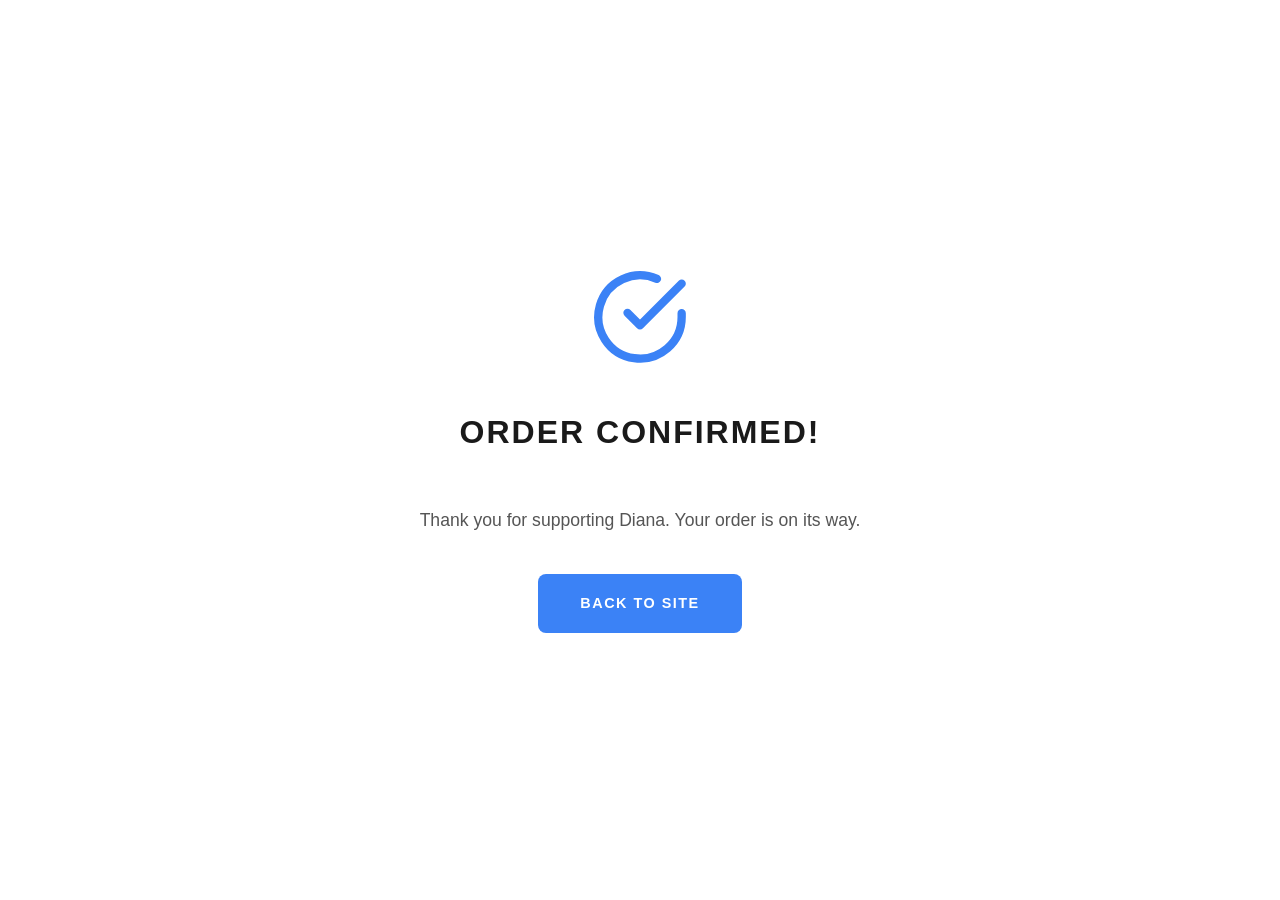
<file: thanks.html>
<!DOCTYPE html>
<html lang="en">
<head>
    <meta charset="UTF-8">
    <meta name="viewport" content="width=device-width, initial-scale=1.0">
    <title>DIANA | Order Confirmed</title>
    <link rel="stylesheet" href="styles.css">
</head>
<body class="thanks-body">
    <div class="container">
        <svg class="check-icon" viewBox="0 0 24 24" fill="none" stroke="currentColor" stroke-width="2" stroke-linecap="round" stroke-linejoin="round">
            <path d="M22 11.08V12a10 10 0 1 1-5.93-9.14"></path>
            <polyline points="22 4 12 14.01 9 11.01"></polyline>
        </svg>
        <h1>Order Confirmed!</h1>
        <p>Thank you for supporting Diana. Your order is on its way.</p>
        <a href="index.html" class="btn">Back to Site</a>
    </div>

    <script>
        // Simple JS Confetti
        const colors = ['#3B82F6', '#1A1A1A', '#93C5FD', '#E5E7EB'];
        for (let i = 0; i < 75; i++) {
            const confetti = document.createElement('div');
            confetti.classList.add('confetti');
            confetti.style.left = Math.random() * 100 + 'vw';
            confetti.style.backgroundColor = colors[Math.floor(Math.random() * colors.length)];
            
            // Randomize fall duration and delay
            const duration = Math.random() * 3 + 2; // 2s to 5s
            const delay = Math.random() * 1.5; // 0s to 1.5s
            
            confetti.style.animationDuration = duration + 's';
            confetti.style.animationDelay = delay + 's';
            
            document.body.appendChild(confetti);
        }
    </script>
</body>
</html>
</file>
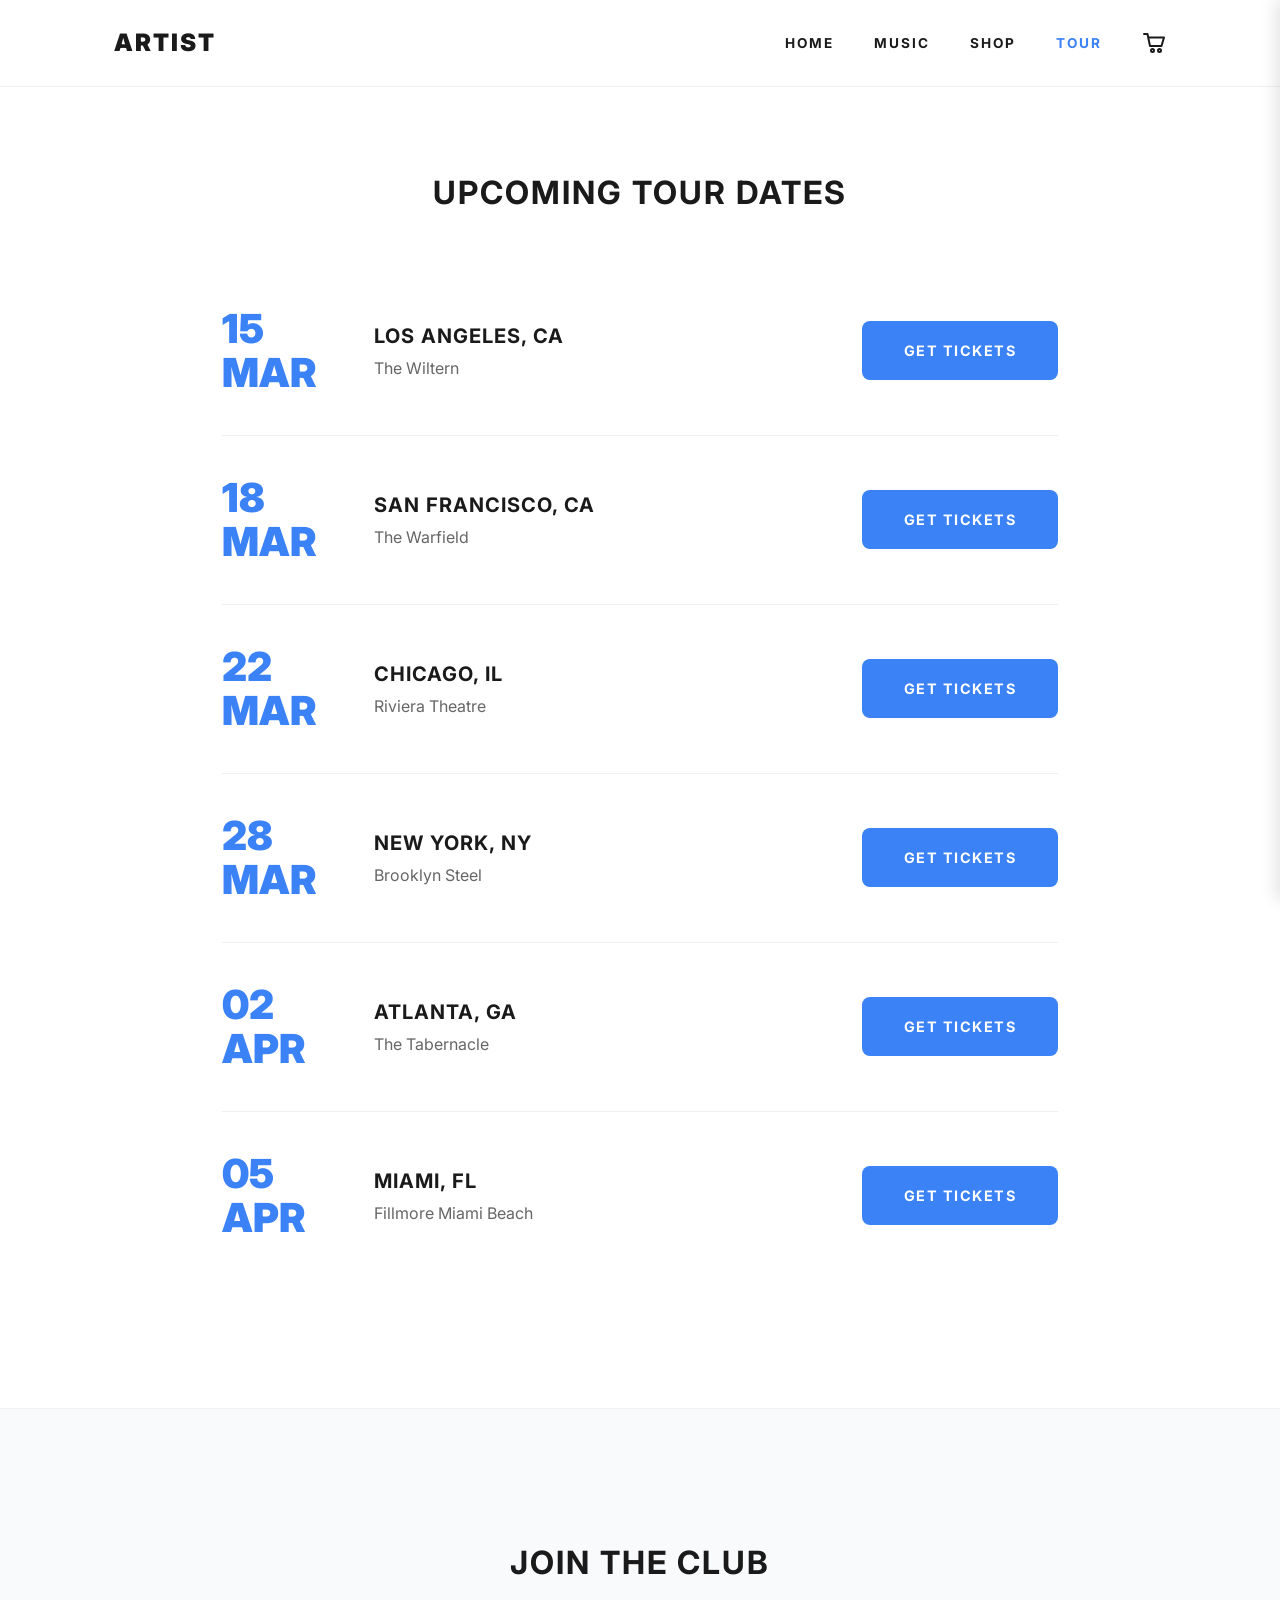
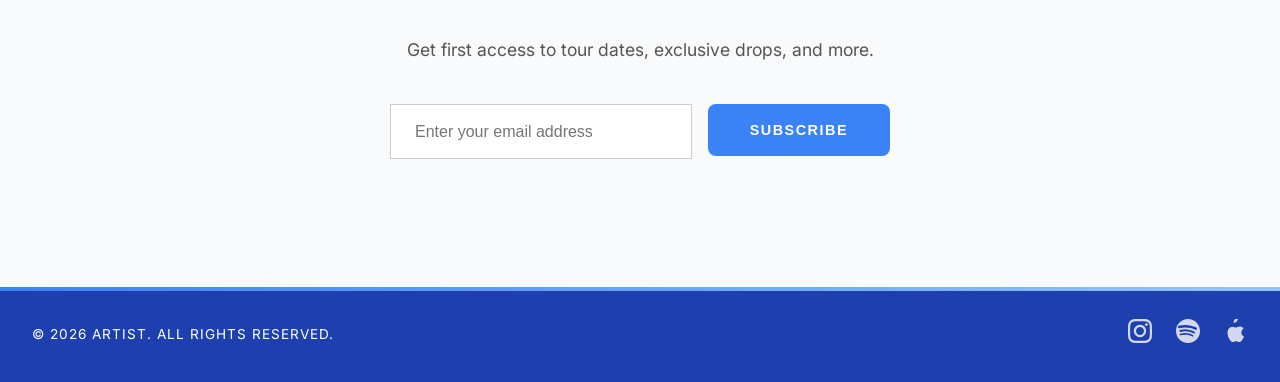
<file: tour.html>
<!DOCTYPE html>
<html lang="en">
<head>
    <meta charset="UTF-8">
    <meta name="viewport" content="width=device-width, initial-scale=1.0">
    <title>ARTIST | Tour</title>
    <link rel="preconnect" href="https://fonts.googleapis.com">
    <link rel="preconnect" href="https://fonts.gstatic.com" crossorigin>
    <link href="https://fonts.googleapis.com/css2?family=Inter:wght@300;400;700;900&display=swap" rel="stylesheet">
    <link rel="stylesheet" href="styles.css">
</head>
<body>

    <!-- Navigation -->
    <header>
        <nav>
            <a href="index.html" class="nav-logo">ARTIST</a>
            <div class="nav-right">
                <ul id="nav-menu">
                    <li><a href="index.html">Home</a></li>
                    <li><a href="index.html#music">Music</a></li>
                    <li><a href="store.html">Shop</a></li>
                    <li><a href="tour.html" class="active">Tour</a></li>
                </ul>
                <div class="cart-nav" id="cart-toggle" aria-label="Open Cart">
                    <svg width="24" height="24" viewBox="0 0 24 24" fill="none" stroke="currentColor" stroke-width="2">
                        <path d="M2 3h3.5l2.5 12h11.5l2.5-8.5H7" stroke-linecap="round" stroke-linejoin="round"/>
                        <circle cx="10.5" cy="19.5" r="1.5"/>
                        <circle cx="17.5" cy="19.5" r="1.5"/>
                    </svg>
                    <span class="cart-badge" id="cart-badge" style="display: none;">0</span>
                </div>
                <div class="menu-toggle" id="mobile-menu" aria-label="Toggle menu">
                    <span class="bar"></span>
                    <span class="bar"></span>
                    <span class="bar"></span>
                </div>
            </div>
        </nav>
    </header>

    <main>
        <section class="tour-section">
            <h1>Upcoming Tour dates</h1>
            <div class="tour-list">
                <!-- Tour Dates -->
                <div class="tour-row"><div class="tour-date">15<br>Mar</div><div class="tour-location"><div class="tour-city">Los Angeles, CA</div><div class="tour-venue">The Wiltern</div></div><a href="#" class="btn">Get Tickets</a></div>
                <div class="tour-row"><div class="tour-date">18<br>Mar</div><div class="tour-location"><div class="tour-city">San Francisco, CA</div><div class="tour-venue">The Warfield</div></div><a href="#" class="btn">Get Tickets</a></div>
                <div class="tour-row"><div class="tour-date">22<br>Mar</div><div class="tour-location"><div class="tour-city">Chicago, IL</div><div class="tour-venue">Riviera Theatre</div></div><a href="#" class="btn">Get Tickets</a></div>
                <div class="tour-row"><div class="tour-date">28<br>Mar</div><div class="tour-location"><div class="tour-city">New York, NY</div><div class="tour-venue">Brooklyn Steel</div></div><a href="#" class="btn">Get Tickets</a></div>
                <div class="tour-row"><div class="tour-date">02<br>Apr</div><div class="tour-location"><div class="tour-city">Atlanta, GA</div><div class="tour-venue">The Tabernacle</div></div><a href="#" class="btn">Get Tickets</a></div>
                <div class="tour-row"><div class="tour-date">05<br>Apr</div><div class="tour-location"><div class="tour-city">Miami, FL</div><div class="tour-venue">Fillmore Miami Beach</div></div><a href="#" class="btn">Get Tickets</a></div>
            </div>
        </section>
    </main>

    <!-- Mailing List Section -->
    <section class="mailing-list">
        <h2>Join the Club</h2>
        <p>Get first access to tour dates, exclusive drops, and more.</p>
        <form id="subscribe-form" class="subscribe-form" action="https://formspree.io/f/mnjybrvo" method="POST" novalidate>
            <div class="input-wrapper">
                <input type="email" id="email" name="email" placeholder="Enter your email address" autocomplete="email" required>
                <div id="error-msg" class="error-msg">Please enter a valid email address.</div>
            </div>
            <button type="submit" class="btn">Subscribe</button>
        </form>
        <div id="success-msg" class="success-msg">Welcome to the family! Check your inbox shortly.</div>
    </section>

    <!-- Slide-out Cart -->
    <div class="cart-overlay" id="cart-overlay"></div>
    <div class="cart-sidebar" id="cart-sidebar">
        <div class="cart-header">
            <h2>Your Cart</h2>
            <button class="close-cart" id="close-cart" aria-label="Close Cart">&times;</button>
        </div>
        <div class="cart-items" id="cart-items">
        </div>
        <div class="cart-footer">
            <div class="cart-subtotal">
                <span>Subtotal</span>
                <span id="cart-total">£0.00</span>
            </div>
            <button class="btn" style="width: 100%;" onclick="window.location.href='store.html'">Checkout</button>
        </div>
    </div>

    <footer>
        <div class="footer-copy">&copy; <span id="current-year"></span> ARTIST. All Rights Reserved.</div>
        <div class="footer-socials">
            <a href="#" aria-label="Instagram">
                <svg viewBox="0 0 24 24" fill="currentColor"><path d="M12 2.163c3.204 0 3.584.012 4.85.07 3.252.148 4.771 1.691 4.919 4.919.058 1.265.069 1.645.069 4.849 0 3.205-.012 3.584-.069 4.849-.149 3.225-1.664 4.771-4.919 4.919-1.266.058-1.644.07-4.85.07-3.204 0-3.584-.012-4.849-.07-3.26-.149-4.771-1.699-4.919-4.92-.058-1.265-.07-1.644-.07-4.849 0-3.204.013-3.583.07-4.849.149-3.227 1.664-4.771 4.919-4.919 1.266-.057 1.645-.069 4.849-.069zm0-2.163c-3.259 0-3.667.014-4.947.072-4.358.2-6.78 2.618-6.98 6.98-.059 1.281-.073 1.689-.073 4.948 0 3.259.014 3.668.072 4.948.2 4.358 2.618 6.78 6.98 6.98 1.281.058 1.689.072 4.948.072 3.259 0 3.668-.014 4.948-.072 4.354-.2 6.782-2.618 6.979-6.98.059-1.28.073-1.689.073-4.948 0-3.259-.014-3.667-.072-4.947-.196-4.354-2.617-6.78-6.979-6.98-1.281-.059-1.69-.073-4.949-.073zm0 5.838c-3.403 0-6.162 2.759-6.162 6.162s2.759 6.163 6.162 6.163 6.162-2.759 6.162-6.163c0-3.403-2.759-6.162-6.162-6.162zm0 10.162c-2.209 0-4-1.79-4-4 0-2.209 1.791-4 4-4s4 1.791 4 4c0 2.21-1.791 4-4 4zm6.406-11.845c-.796 0-1.441.645-1.441 1.44s.645 1.44 1.441 1.44c.795 0 1.439-.645 1.439-1.44s-.644-1.44-1.439-1.44z"/></svg>
            </a>
            <a href="#" aria-label="Spotify">
                <svg viewBox="0 0 24 24" fill="currentColor"><path d="M12 0C5.373 0 0 5.373 0 12s5.373 12 12 12 12-5.373 12-12S18.627 0 12 0zm5.521 17.34c-.24.394-.756.52-1.15.28-3.153-1.928-7.126-2.366-11.805-1.296-.45.103-.895-.178-.998-.627-.103-.45.178-.895.627-.998 5.105-1.168 9.508-.68 13.045 1.493.394.24.52.756.28 1.15zm1.44-3.238c-.302.492-.947.648-1.44.346-3.6-2.213-9.102-2.825-12.784-1.545-.552.192-1.155-.101-1.347-.653-.192-.552.101-1.155.653-1.347 4.25-1.477 10.354-.805 14.572 1.759.493.302.648.947.346 1.44zm.135-3.402c-4.306-2.557-11.41-2.793-15.52-1.545-.662.201-1.365-.173-1.566-.835-.201-.662.173-1.365.835-1.566 4.743-1.442 12.602-1.171 17.585 1.815.58.345.766 1.093.42 1.673-.346.58-1.093.766-1.674.42z"/></svg>
            </a>
            <a href="#" aria-label="Apple Music">
                <svg viewBox="0 0 24 24" fill="currentColor"><path d="M12.87 2.235c.784-.962 1.31-2.202 1.155-3.413-1.05.042-2.392.709-3.208 1.671-.726.852-1.353 2.126-1.173 3.315 1.17.09 2.417-.585 3.226-1.573zm4.56 11.236c-.021-2.585 2.086-3.821 2.18-3.879-1.2-1.755-3.076-1.993-3.75-2.029-1.597-.16-3.118 1.05-3.931 1.05-.815 0-2.072-1.01-3.393-.98-1.713.031-3.298.995-4.184 2.535-1.799 3.125-.459 7.747 1.298 10.282.855 1.235 1.868 2.628 3.188 2.576 1.267-.055 1.752-.824 3.284-.824 1.533 0 1.986.824 3.315.795 1.359-.028 2.227-1.264 3.072-2.483 1.03-1.5 1.455-2.955 1.476-3.03-.031-.013-2.756-1.057-2.755-4.013z"/></svg>
            </a>
        </div>
    </footer>

    <script>
        // Dynamic Year Update
        document.getElementById('current-year').textContent = new Date().getFullYear();

        // Mailing list form logic
        const subscribeForm = document.getElementById('subscribe-form');
        if (subscribeForm) {
            const emailInput = document.getElementById('email');
            const errorMsg = document.getElementById('error-msg');
            const successMsg = document.getElementById('success-msg');
            
            emailInput.addEventListener('input', () => {
                errorMsg.style.display = 'none';
                emailInput.classList.remove('input-error');
            });

            subscribeForm.addEventListener('submit', async function(e) {
                e.preventDefault();
                
                errorMsg.style.display = 'none';
                successMsg.style.display = 'none';
                emailInput.classList.remove('input-error');

                const emailRegex = /^[^\s@]+@[^\s@]+\.[^\s@]+$/;
                if (!emailRegex.test(emailInput.value.trim())) {
                    errorMsg.textContent = 'Please enter a valid email address.';
                    errorMsg.style.display = 'block';
                    emailInput.classList.add('input-error');
                    return;
                }

                try {
                    const response = await fetch(this.action, {
                        method: this.method,
                        body: new FormData(this),
                        headers: { 'Accept': 'application/json' }
                    });
                    if (response.ok) {
                        this.style.display = 'none';
                        successMsg.style.display = 'block';
                    } else {
                        errorMsg.textContent = 'Oops! There was a problem submitting your form.';
                        errorMsg.style.display = 'block';
                        emailInput.classList.add('input-error');
                    }
                } catch (error) {
                    errorMsg.textContent = 'Oops! There was a problem submitting your form.';
                    errorMsg.style.display = 'block';
                    emailInput.classList.add('input-error');
                }
            });
        }

        // Mobile Menu Logic
        const mobileMenu = document.getElementById('mobile-menu');
        const navMenu = document.getElementById('nav-menu');
        if (mobileMenu && navMenu) {
            mobileMenu.addEventListener('click', () => {
                mobileMenu.classList.toggle('is-active');
                navMenu.classList.toggle('active');
                document.body.style.overflow = navMenu.classList.contains('active') ? 'hidden' : '';
            });
            navMenu.querySelectorAll('a').forEach(link => {
                link.addEventListener('click', () => {
                    mobileMenu.classList.remove('is-active');
                    navMenu.classList.remove('active');
                    document.body.style.overflow = '';
                });
            });
        }

        // Cart Sidebar Toggle Logic
        const cartToggle = document.getElementById('cart-toggle');
        const closeCartBtn = document.getElementById('close-cart');
        const cartOverlay = document.getElementById('cart-overlay');
        const cartSidebar = document.getElementById('cart-sidebar');

        function openCart() {
            cartOverlay.classList.add('active');
            cartSidebar.classList.add('active');
            document.body.style.overflow = 'hidden';
        }

        function closeCart() {
            cartOverlay.classList.remove('active');
            cartSidebar.classList.remove('active');
            document.body.style.overflow = '';
        }

        if (cartToggle) cartToggle.addEventListener('click', openCart);
        if (closeCartBtn) closeCartBtn.addEventListener('click', closeCart);
        if (cartOverlay) cartOverlay.addEventListener('click', closeCart);

        // Cart Persistence & Logic
        let cart = [];
        const savedCart = localStorage.getItem('diana_cart');
        if (savedCart) {
            try { cart = JSON.parse(savedCart); } catch(e) {}
        }

        const cartItemsContainer = document.getElementById('cart-items');
        const cartTotalEl = document.getElementById('cart-total');
        const cartBadge = document.getElementById('cart-badge');

        window.updateQty = function(index, change) {
            cart[index].qty += change;
            if (cart[index].qty <= 0) {
                cart.splice(index, 1);
            }
            updateCart();
        };

        window.removeItem = function(index) {
            cart.splice(index, 1);
            updateCart();
        };

        function updateCart() {
            localStorage.setItem('diana_cart', JSON.stringify(cart));
            let total = 0;
            let itemCount = 0;
            
            cartItemsContainer.innerHTML = '';
            
            if (cart.length === 0) {
                cartItemsContainer.innerHTML = `
                    <div class="empty-cart-msg">
                        <svg width="48" height="48" viewBox="0 0 24 24" fill="none" stroke="currentColor" stroke-width="1.5" style="margin-bottom: 0.5rem; color: #ccc;">
                            <path d="M4 8h16v11.5a2.5 2.5 0 0 1-2.5 2.5h-11A2.5 2.5 0 0 1 4 19.5V8z" stroke-linejoin="round"/>
                            <path d="M8 8V5.5A3.5 3.5 0 0 1 11.5 2h1A3.5 3.5 0 0 1 16 5.5V8" stroke-linecap="round"/>
                        </svg>
                        <span style="display: block; margin-bottom: 1.5rem; font-size: 1.1rem; color: var(--text-color);">Your cart is empty</span>
                        <button class="btn" onclick="closeCart(); window.location.href='store.html#product-grid'">Browse Shop</button>
                    </div>
                `;
                cartBadge.textContent = '0';
                cartBadge.style.display = 'none';
            } else {
                cartBadge.style.display = 'flex';
                cart.forEach((item, index) => {
                    total += item.price * item.qty;
                    itemCount += item.qty;
                    
                    const sizeHtml = item.size ? `<div class="cart-item-size">Size: ${item.size}</div>` : '';
                    
                    const itemEl = document.createElement('div');
                    itemEl.className = 'cart-item';
                    itemEl.innerHTML = `
                        <div class="cart-item-image">
                            ${item.image ? `<img src="${item.image}" alt="${item.name}" style="width: 100%; height: 100%; object-fit: cover; display: block;">` : ''}
                        </div>
                        <div class="cart-item-details">
                            <div class="cart-item-name">${item.name}</div>
                            ${sizeHtml}
                            <div class="cart-item-price">£${item.price.toFixed(2)}</div>
                            <div class="cart-item-controls">
                                <div class="qty-controls">
                                    <button class="qty-btn" onclick="updateQty(${index}, -1)" aria-label="Decrease quantity">-</button>
                                    <div class="qty-display">${item.qty}</div>
                                    <button class="qty-btn" onclick="updateQty(${index}, 1)" aria-label="Increase quantity">+</button>
                                </div>
                                <button class="remove-item" onclick="removeItem(${index})">Remove</button>
                            </div>
                        </div>
                    `;
                    cartItemsContainer.appendChild(itemEl);
                });
                cartBadge.textContent = itemCount;
            }

            cartTotalEl.textContent = `£${total.toFixed(2)}`;
        }
        
        updateCart();
    </script>
</body>
</html>
</file>
<file: styles.css>
/* =========================================
   CSS Variables & Global Reset
   ========================================= */
:root {
    --bg-color: #FFFFFF;
    --text-color: #1A1A1A;
    --accent-color: #3B82F6;
    --light-gray: #E5E7EB;
    --border-color: #f0f0f0;
}

* {
    margin: 0;
    padding: 0;
    box-sizing: border-box;
}

body {
    font-family: 'Inter', sans-serif;
    background-color: var(--bg-color);
    color: var(--text-color);
    line-height: 1.6;
    -webkit-font-smoothing: antialiased;
}

section {
    padding: 6rem 2rem;
    max-width: 1100px;
    margin: 0 auto;
}

h1, h2 {
    text-transform: uppercase;
    letter-spacing: 2px;
    text-align: center;
}

h1 {
    font-size: 2rem;
    margin-bottom: 3rem;
}

h2 {
    font-size: 2rem;
    margin-bottom: 3rem;
}

/* =========================================
   Navigation & Header
   ========================================= */
header {
    position: sticky;
    top: 0;
    background-color: rgba(255, 255, 255, 0.98);
    backdrop-filter: blur(10px);
    z-index: 1000;
    border-bottom: 1px solid var(--border-color);
}

nav {
    display: flex;
    justify-content: space-between;
    align-items: center;
    padding: 1.5rem;
    position: relative;
    max-width: 1100px;
    margin: 0 auto;
}

.nav-logo {
    font-weight: 900;
    font-size: 1.5rem;
    letter-spacing: 2px;
    color: var(--text-color);
    text-decoration: none;
}

.nav-right {
    display: flex;
    align-items: center;
    gap: 2.5rem;
}

.nav-right ul {
    margin: 0;
}

.menu-toggle {
    display: none;
    cursor: pointer;
    z-index: 100;
}

.menu-toggle .bar {
    display: block;
    width: 25px;
    height: 3px;
    margin: 5px auto;
    transition: all 0.3s ease-in-out;
    background-color: var(--text-color);
}

nav ul {
    list-style: none;
    display: flex;
    gap: 2.5rem;
}

nav a {
    text-decoration: none;
    color: var(--text-color);
    font-weight: 700;
    text-transform: uppercase;
    font-size: 0.85rem;
    letter-spacing: 2px;
    transition: color 0.3s ease;
}

nav a:hover, nav a.active {
    color: var(--accent-color);
}

/* =========================================
   Buttons
   ========================================= */
.btn {
    display: inline-block;
    background-color: var(--accent-color);
    color: var(--bg-color);
    text-decoration: none;
    padding: 1rem 2.5rem;
    font-weight: 700;
    text-transform: uppercase;
    letter-spacing: 1.5px;
    font-size: 0.9rem;
    border-radius: 8px;
    border: 2px solid transparent;
    cursor: pointer;
    transition: transform 0.2s ease, box-shadow 0.2s ease, background-color 0.3s ease, border-color 0.3s ease, color 0.3s ease;
    text-align: center;
}

.btn:hover {
    background-image: linear-gradient(90deg, var(--accent-color), #93C5FD, var(--accent-color));
    background-size: 200% 100%;
    animation: gradient-slide 3s ease infinite;
    background-color: transparent;
    border-color: transparent;
    transform: translateY(-2px);
    color: #FFFFFF;
    box-shadow: 0 8px 15px rgba(59, 130, 246, 0.4);
}

.btn-secondary {
    background-color: transparent;
    color: var(--accent-color);
    border: 2px solid var(--accent-color);
}

.btn-secondary:hover {
    background-image: linear-gradient(90deg, var(--accent-color), #93C5FD, var(--accent-color));
    background-size: 200% 100%;
    animation: gradient-slide 3s ease infinite;
    color: #FFFFFF;
    border-color: transparent;
}

.btn-dark {
    background-color: #1E40AF;
    border-color: #1E40AF;
}

.btn-dark:hover {
    background-image: linear-gradient(90deg, #1E40AF, #3B82F6, #1E40AF);
    background-size: 200% 100%;
    animation: gradient-slide 3s ease infinite;
    background-color: transparent;
    border-color: transparent;
    box-shadow: 0 8px 15px rgba(30, 64, 175, 0.4);
}

/* =========================================
   Hero Section (Index)
   ========================================= */
.hero {
    height: 85vh;
    display: flex;
    align-items: center;
    justify-content: center;
    text-align: center;
    padding: 2rem;
}

.hero h1 {
    font-size: 15vw;
    font-weight: 900;
    letter-spacing: -2px;
    margin: 0;
    position: relative;
    display: inline-block;
    z-index: 1;
}

@media (min-width: 768px) {
    .hero h1 {
        font-size: 120px;
    }
}

.hero h1::after {
    content: '';
    position: absolute;
    left: 0;
    bottom: 10%;
    width: 100%;
    height: 16px;
    background: linear-gradient(90deg, var(--accent-color), #93C5FD, var(--accent-color));
    background-size: 200% 100%;
    animation: gradient-slide 3s ease infinite;
    border-radius: 8px;
    z-index: -1;
}

@keyframes gradient-slide {
    0% { background-position: 0% 50%; }
    50% { background-position: 100% 50%; }
    100% { background-position: 0% 50%; }
}

/* =========================================
   Featured Music (Index)
   ========================================= */
.single {
    display: flex;
    flex-direction: column;
    align-items: center;
    gap: 2.5rem;
}

@media (min-width: 768px) {
    .single {
        flex-direction: row;
        justify-content: center;
        gap: 5rem;
    }
}

.album-art {
    width: 300px;
    height: 300px;
    background-color: #f5f5f5;
    box-shadow: 0 15px 35px rgba(0, 0, 0, 0.1);
}

.album-art img {
    width: 100%;
    height: 100%;
    object-fit: cover;
    display: block;
    mix-blend-mode: multiply;
}

.single-info {
    display: flex;
    flex-direction: column;
    align-items: center;
    text-align: center;
}

.play-btn {
    background-color: var(--accent-color);
    color: var(--bg-color);
    border: none;
    border-radius: 50%;
    width: 80px;
    height: 80px;
    display: flex;
    align-items: center;
    justify-content: center;
    cursor: pointer;
    transition: transform 0.3s ease, box-shadow 0.3s ease;
    box-shadow: 0 8px 20px rgba(59, 130, 246, 0.3);
}

.play-btn:hover {
    transform: scale(1.08);
    box-shadow: 0 12px 25px rgba(59, 130, 246, 0.4);
}

.play-btn svg {
    width: 36px;
    height: 36px;
    fill: currentColor;
    margin-left: 6px;
}

/* =========================================
   Merch & Product Grid
   ========================================= */
.merch {
    text-align: center;
}

.merch-item {
    display: inline-flex;
    flex-direction: column;
    align-items: center;
}

.merch-image {
    width: 300px;
    height: 300px;
    background-color: var(--light-gray);
    margin-bottom: 1.5rem;
    display: flex;
    align-items: center;
    justify-content: center;
    position: relative;
}

.merch-image img {
    width: 100%;
    height: 100%;
    object-fit: cover;
    mix-blend-mode: multiply;
}

.merch-name {
    font-size: 1.25rem;
    font-weight: 700;
    margin-bottom: 0.5rem;
    text-transform: uppercase;
    letter-spacing: 1px;
}

.merch-price {
    font-size: 1.1rem;
    color: #666;
    margin-bottom: 2rem;
}

.product-grid {
    display: grid;
    grid-template-columns: 1fr;
    gap: 3rem;
}

@media (min-width: 768px) {
    .product-grid {
        grid-template-columns: repeat(2, 1fr);
    }
}

.product-card {
    display: flex;
    flex-direction: column;
    align-items: center;
    text-align: center;
    padding: 1.5rem;
    transition: transform 0.3s ease, box-shadow 0.3s ease;
    background-color: var(--bg-color);
}

.product-card:hover {
    transform: scale(1.02);
    box-shadow: 0 10px 25px rgba(0, 0, 0, 0.08);
}

.product-image {
    width: 100%;
    aspect-ratio: 1 / 1;
    background-color: var(--light-gray);
    margin-bottom: 1.5rem;
    overflow: hidden;
    position: relative;
}

.product-image img {
    width: 100%;
    height: 100%;
    object-fit: cover;
    display: block;
    mix-blend-mode: multiply;
    transition: transform 0.4s ease;
}

.product-card:hover .product-image img {
    transform: scale(1.05);
}

.product-controls {
    display: flex;
    flex-direction: column;
    gap: 0.75rem;
    width: 100%;
    max-width: 250px;
}

.product-controls .btn {
    width: 100%;
}

.size-selector {
    padding: 0.8rem;
    font-size: 0.9rem;
    font-family: inherit;
    border: 1px solid #ccc;
    background-color: var(--bg-color);
    color: var(--text-color);
    border-radius: 0;
    outline: none;
    width: 100%;
    cursor: pointer;
    appearance: none;
    -webkit-appearance: none;
    -moz-appearance: none;
    padding-right: 2.5rem;
    background-image: url("data:image/svg+xml,%3Csvg xmlns='http://www.w3.org/2000/svg' width='12' height='12' viewBox='0 0 12 12'%3E%3Cpath d='M1 4l5 5 5-5' fill='none' stroke='%231A1A1A' stroke-width='2' stroke-linecap='round' stroke-linejoin='round'/%3E%3C/svg%3E");
    background-repeat: no-repeat;
    background-position: right 1rem center;
}

.size-selector:focus {
    border-color: var(--accent-color);
}

/* Badges */
.product-badge {
    position: absolute;
    top: 15px;
    left: 15px;
    padding: 0.6rem 1.2rem;
    font-size: 0.85rem;
    font-weight: 900;
    text-transform: uppercase;
    letter-spacing: 1.5px;
    z-index: 10;
    border-radius: 30px;
    color: #FFFFFF;
    background-size: 200% 100%;
    animation: gradient-slide 3s ease infinite;
}

.badge-bestseller {
    background-image: linear-gradient(90deg, #D97706, #FBBF24, #D97706);
    box-shadow: 0 4px 15px rgba(217, 119, 6, 0.4);
}

.badge-limited {
    background-image: linear-gradient(90deg, #DC2626, #F87171, #DC2626);
    box-shadow: 0 4px 15px rgba(220, 38, 38, 0.4);
}

/* =========================================
   Slide-Out Cart & Toasts
   ========================================= */
.cart-nav {
    position: relative;
    display: flex;
    align-items: center;
    cursor: pointer;
    color: var(--text-color);
    transition: color 0.3s ease;
}

.cart-nav:hover {
    color: var(--accent-color);
}

.cart-badge {
    background-color: var(--accent-color);
    color: var(--bg-color);
    border-radius: 50%;
    width: 18px;
    height: 18px;
    display: flex;
    align-items: center;
    justify-content: center;
    font-size: 0.65rem;
    font-weight: 700;
    position: absolute;
    top: -6px;
    right: -8px;
}

.cart-overlay {
    position: fixed;
    top: 0;
    left: 0;
    width: 100%;
    height: 100%;
    background-color: rgba(0, 0, 0, 0.4);
    z-index: 1001;
    opacity: 0;
    visibility: hidden;
    transition: opacity 0.3s ease, visibility 0.3s ease;
}

.cart-overlay.active {
    opacity: 1;
    visibility: visible;
}

.cart-sidebar {
    position: fixed;
    top: 0;
    right: -400px;
    width: 100%;
    max-width: 400px;
    height: 100%;
    background-color: var(--bg-color);
    z-index: 1002;
    box-shadow: -5px 0 15px rgba(0, 0, 0, 0.1);
    display: flex;
    flex-direction: column;
    transition: right 0.3s cubic-bezier(0.4, 0, 0.2, 1);
}

.cart-sidebar.active {
    right: 0;
}

@media (max-width: 768px) {
    .cart-sidebar {
        right: 0 !important;
        top: 100%;
        max-width: 100%;
        transition: top 0.3s cubic-bezier(0.4, 0, 0.2, 1);
    }
    .cart-sidebar.active {
        top: 0;
    }
    .cart-footer {
        position: sticky;
        bottom: 0;
        background: var(--bg-color);
        z-index: 10;
    }
}

.cart-header {
    padding: 1.5rem;
    border-bottom: 1px solid var(--border-color);
    display: flex;
    justify-content: space-between;
    align-items: center;
}

.cart-header h2 {
    font-size: 1.25rem;
    text-transform: uppercase;
    letter-spacing: 1px;
    margin: 0;
}

.close-cart {
    background: none;
    border: none;
    font-size: 2rem;
    cursor: pointer;
    color: var(--text-color);
    line-height: 1;
}

.cart-items {
    flex: 1;
    overflow-y: auto;
    padding: 1.5rem;
    display: flex;
    flex-direction: column;
    gap: 1.5rem;
}

.cart-item {
    display: flex;
    gap: 1rem;
    padding-bottom: 1.5rem;
    border-bottom: 1px solid var(--border-color);
}

.cart-item-image {
    width: 80px;
    height: 80px;
    background-color: var(--light-gray);
    flex-shrink: 0;
}

.cart-item-details {
    flex: 1;
    display: flex;
    flex-direction: column;
}

.cart-item-name {
    font-weight: 700;
    text-transform: uppercase;
    font-size: 0.9rem;
    margin-bottom: 0.25rem;
}

.cart-item-size {
    font-size: 0.8rem;
    color: #666;
    margin-bottom: 0.5rem;
}

.cart-item-price {
    font-weight: 700;
    color: var(--accent-color);
    margin-bottom: 0.5rem;
}

.cart-item-controls {
    display: flex;
    justify-content: space-between;
    align-items: center;
    margin-top: auto;
}

.qty-controls {
    display: flex;
    align-items: center;
    border: 1px solid #ccc;
}

.qty-btn {
    background: none;
    border: none;
    padding: 0.2rem 0.6rem;
    cursor: pointer;
    font-size: 1rem;
    color: var(--text-color);
}

.qty-btn:hover {
    background-color: var(--light-gray);
}

.qty-display {
    padding: 0 0.5rem;
    font-size: 0.9rem;
    min-width: 30px;
    text-align: center;
}

.remove-item {
    background: none;
    border: none;
    color: #999;
    font-size: 0.8rem;
    text-transform: uppercase;
    cursor: pointer;
    text-decoration: underline;
}

.remove-item:hover {
    color: var(--text-color);
}

.cart-footer {
    padding: 1.5rem;
    border-top: 1px solid var(--border-color);
}

.cart-subtotal {
    display: flex;
    justify-content: space-between;
    font-weight: 700;
    font-size: 1.25rem;
    text-transform: uppercase;
    margin-bottom: 1.5rem;
}

.empty-cart-msg {
    text-align: center;
    color: #666;
    margin-top: 2rem;
}

.toast-container {
    position: fixed;
    top: 80px;
    right: 20px;
    display: flex;
    flex-direction: column;
    gap: 10px;
    z-index: 2000;
}

.toast {
    background-color: var(--accent-color);
    color: var(--bg-color);
    padding: 1rem 1.5rem;
    font-weight: 700;
    border-radius: 4px;
    box-shadow: 0 4px 12px rgba(0,0,0,0.15);
    transform: translateX(120%);
    transition: transform 0.3s cubic-bezier(0.4, 0, 0.2, 1);
}

.toast.show {
    transform: translateX(0);
}

@keyframes pulse-badge {
    0% { transform: scale(1); }
    50% { transform: scale(1.4); }
    100% { transform: scale(1); }
}

.cart-badge.pulse {
    animation: pulse-badge 0.3s ease-in-out;
}

/* =========================================
   Tour Section
   ========================================= */
.tour-section {
    padding: 5rem 2rem 8rem;
    max-width: 900px;
    margin: 0 auto;
    min-height: calc(100vh - 200px);
}

.tour-list {
    display: flex;
    flex-direction: column;
}

.tour-row {
    display: flex;
    align-items: center;
    justify-content: space-between;
    padding: 2.5rem 0;
    border-bottom: 1px solid var(--border-color);
    opacity: 0;
    transform: translateY(20px);
    animation: fadeUp 0.6s cubic-bezier(0.16, 1, 0.3, 1) forwards;
}

.tour-row:last-child {
    border-bottom: none;
}

.tour-row:nth-child(1) { animation-delay: 0.1s; }
.tour-row:nth-child(2) { animation-delay: 0.2s; }
.tour-row:nth-child(3) { animation-delay: 0.3s; }
.tour-row:nth-child(4) { animation-delay: 0.4s; }
.tour-row:nth-child(5) { animation-delay: 0.5s; }
.tour-row:nth-child(6) { animation-delay: 0.6s; }

@keyframes fadeUp {
    to {
        opacity: 1;
        transform: translateY(0);
    }
}

.tour-date {
    font-size: 2.5rem;
    font-weight: 900;
    color: var(--accent-color);
    line-height: 1.1;
    width: 120px;
    text-transform: uppercase;
}

.tour-location {
    flex: 1;
    padding: 0 2rem;
}

.tour-city {
    font-weight: 700;
    font-size: 1.25rem;
    text-transform: uppercase;
    letter-spacing: 1px;
    margin-bottom: 0.25rem;
}

.tour-venue {
    color: #666;
    font-size: 1rem;
}

/* =========================================
   Mailing List
   ========================================= */
.mailing-list {
    background-color: #f8fafc;
    text-align: center;
    padding: 8rem 2rem;
    max-width: 100%;
    border-top: 1px solid var(--border-color);
}

.mailing-list p {
    margin-bottom: 2.5rem;
    color: #555;
    font-size: 1.1rem;
}

.subscribe-form {
    display: flex;
    flex-direction: column;
    gap: 1rem;
    max-width: 500px;
    margin: 0 auto;
}

@media (min-width: 576px) {
    .subscribe-form {
        flex-direction: row;
        align-items: flex-start;
    }
}

.input-wrapper {
    flex: 1;
    display: flex;
    flex-direction: column;
    text-align: left;
    width: 100%;
}

.subscribe-form input[type="email"] {
    width: 100%;
    padding: 1.1rem 1.5rem;
    border: 1px solid #ccc;
    background: var(--bg-color);
    font-size: 1rem;
    color: var(--text-color);
    outline: none;
    transition: border-color 0.3s ease;
    border-radius: 0;
}

.subscribe-form input[type="email"]:focus {
    border-color: var(--accent-color);
}

.input-error {
    border-color: var(--accent-color) !important;
    box-shadow: 0 0 0 1px var(--accent-color) !important;
}

.error-msg {
    display: none;
    color: var(--accent-color);
    font-weight: 700;
    margin-top: 0.5rem;
    font-size: 0.95rem;
}

.success-msg {
    display: none;
    color: var(--accent-color);
    font-weight: 700;
    margin-top: 1.5rem;
    font-size: 1.1rem;
}

/* =========================================
   Thanks Page
   ========================================= */
.thanks-body {
    display: flex;
    align-items: center;
    justify-content: center;
    min-height: 100vh;
    overflow: hidden;
}

.thanks-body .container {
    text-align: center;
    padding: 2rem;
    z-index: 10;
}

.check-icon {
    width: 100px;
    height: 100px;
    color: var(--accent-color);
    margin-bottom: 2rem;
    animation: popIn 0.6s cubic-bezier(0.175, 0.885, 0.32, 1.275) forwards;
}

@keyframes popIn {
    0% { opacity: 0; transform: scale(0.5); }
    100% { opacity: 1; transform: scale(1); }
}

.thanks-body p {
    font-size: 1.1rem;
    color: #555;
    margin-bottom: 2.5rem;
}

.confetti {
    position: absolute;
    top: -20px;
    width: 10px;
    height: 10px;
    opacity: 0;
    z-index: 1;
    animation: fall linear forwards;
}

@keyframes fall {
    0% { opacity: 1; transform: translateY(0) rotate(0deg); }
    100% { opacity: 0; transform: translateY(100vh) rotate(720deg); }
}

/* =========================================
   Footer
   ========================================= */
footer {
    display: flex;
    justify-content: space-between;
    align-items: center;
    text-align: left;
    padding: 2rem;
    font-size: 0.85rem;
    background-color: #1E40AF;
    color: var(--bg-color);
    text-transform: uppercase;
    letter-spacing: 1px;
    position: relative;
}

footer::before {
    content: '';
    position: absolute;
    top: 0;
    left: 0;
    width: 100%;
    height: 4px;
    background: linear-gradient(90deg, var(--accent-color), #93C5FD, var(--accent-color));
    background-size: 200% 100%;
    animation: gradient-slide 3s ease infinite;
}

.footer-socials svg {
    width: 24px;
    height: 24px;
    transition: transform 0.2s ease;
}

.footer-socials a:hover svg {
    transform: scale(1.1);
}

.footer-socials {
    display: flex;
    gap: 1.5rem;
}

.footer-socials a {
    color: var(--bg-color);
    opacity: 0.8;
    text-decoration: none;
    transition: color 0.3s ease, opacity 0.3s ease, transform 0.2s ease;
}

.footer-socials a:hover {
    color: var(--bg-color);
    opacity: 1;
}

/* =========================================
   Quick View Modal & Carousel
   ========================================= */
.quick-view-overlay {
    position: fixed;
    top: 0;
    left: 0;
    width: 100%;
    height: 100%;
    background-color: rgba(0, 0, 0, 0.6);
    z-index: 2000;
    display: flex;
    justify-content: center;
    align-items: center;
    opacity: 0;
    visibility: hidden;
    transition: opacity 0.3s ease, visibility 0.3s ease;
}

.quick-view-overlay.active {
    opacity: 1;
    visibility: visible;
}

.quick-view-modal {
    background-color: var(--bg-color, #FFFFFF);
    width: 90%;
    max-width: 900px;
    max-height: 90vh;
    display: flex;
    flex-direction: column;
    position: relative;
    box-shadow: 0 20px 50px rgba(0,0,0,0.2);
    transform: translateY(20px);
    transition: transform 0.3s ease;
    overflow-y: auto;
}

@media (min-width: 768px) {
    .quick-view-modal {
        flex-direction: row;
        overflow: hidden;
    }
}

.quick-view-overlay.active .quick-view-modal {
    transform: translateY(0);
}

.close-quick-view {
    position: absolute;
    top: 15px;
    right: 15px;
    font-size: 2rem;
    background: none;
    font-size: 1.75rem;
    background: rgba(0, 0, 0, 0.2);
    border-radius: 50%;
    width: 40px;
    height: 40px;
    display: flex;
    justify-content: center;
    align-items: center;
    border: none;
    cursor: pointer;
    color: var(--text-color, #1A1A1A);
    color: #FFFFFF;
    text-shadow: 0 1px 3px rgba(0, 0, 0, 0.5);
    z-index: 10;
    line-height: 1;
    transition: background 0.3s ease;
}

.close-quick-view:hover {
    background: rgba(0, 0, 0, 0.4);
}

.quick-view-left {
    flex: 1;
    background-color: #E5E7EB;
    display: flex;
    align-items: center;
    justify-content: center;
    min-height: 300px;
}

@media (min-width: 768px) {
    .quick-view-left {
        min-height: auto;
    }
}

.quick-view-left img {
    width: 100%;
    height: 100%;
    object-fit: cover;
    display: block;
    mix-blend-mode: multiply;
}

.quick-view-right {
    flex: 1;
    padding: 3rem 2rem;
    display: flex;
    flex-direction: column;
    justify-content: center;
}

.qv-name {
    font-size: 2rem;
    text-transform: uppercase;
    letter-spacing: 1px;
    margin-bottom: 0.5rem;
}

.qv-price {
    font-size: 1.25rem;
    color: var(--accent-color, #3B82F6);
    font-weight: 700;
    margin-bottom: 1.5rem;
}

.qv-desc {
    color: #555;
    margin-bottom: 2rem;
    line-height: 1.6;
}

.qv-actions {
    display: flex;
    flex-direction: column;
    gap: 1rem;
    margin-top: auto;
}

@media (min-width: 576px) {
    .qv-actions {
        flex-direction: row;
    }
    .qv-actions .btn {
        flex: 1;
    }
}

/* Carousel Styles */
.carousel {
    position: relative;
    width: 100%;
    height: 100%;
}

.carousel-dots {
    position: absolute;
    bottom: 15px;
    left: 0;
    width: 100%;
    display: flex;
    justify-content: center;
    gap: 8px;
    z-index: 15;
    pointer-events: none;
}

.carousel-dot {
    width: 10px;
    height: 10px;
    border-radius: 50%;
    background-color: rgba(255, 255, 255, 0.5);
    border: 1px solid rgba(0, 0, 0, 0.1);
    cursor: pointer;
    pointer-events: auto;
    transition: background-color 0.3s ease, transform 0.3s ease;
}

.carousel-dot.active {
    background-color: var(--accent-color, #3B82F6);
    border-color: var(--accent-color, #3B82F6);
    transform: scale(1.2);
}

.carousel-dot:hover {
    background-color: var(--accent-color, #3B82F6);
    border-color: var(--accent-color, #3B82F6);
}

/* =========================================
   Mobile Responsive Tweaks
   ========================================= */
@media (max-width: 768px) {
    .menu-toggle {
        display: block;
    }
    
    .nav-right ul {
        position: fixed;
        top: 70px;
        left: -100%;
        width: 100%;
        height: calc(100vh - 70px);
        background-color: rgba(255, 255, 255, 0.98);
        backdrop-filter: blur(10px);
        flex-direction: column;
        justify-content: center;
        align-items: flex-start;
        padding-left: 1rem;
        transition: left 0.4s ease;
        z-index: 99;
        gap: 2rem;
    }
    
    .nav-right ul.active {
        left: 0;
    }
    
    .nav-right ul a {
        font-size: 1.5rem;
    }
    
    .menu-toggle.is-active .bar:nth-child(2) { opacity: 0; }
    .menu-toggle.is-active .bar:nth-child(1) { transform: translateY(8px) rotate(45deg); }
    .menu-toggle.is-active .bar:nth-child(3) { transform: translateY(-8px) rotate(-45deg); }

    nav { padding: 1rem !important; }
    footer {
        flex-direction: column !important;
        gap: 1.5rem !important;
        text-align: center !important;
        padding: 2.5rem 1rem !important;
    }
    .footer-socials { justify-content: center !important; }
    section { padding: 4rem 1.5rem !important; }
    .hero h1 { font-size: 18vw !important; }
    .hero h1::after { bottom: 0; }
    .tour-row {
        flex-direction: column !important;
        text-align: center !important;
        gap: 1.5rem !important;
    }
    .tour-location { padding: 0 !important; }
    .tour-date { width: auto !important; }
    .quick-view-modal {
        width: 92% !important;
        max-height: 85vh !important;
    }
    .quick-view-left { min-height: 250px !important; }
    .quick-view-right { padding: 1.5rem !important; }
    .quick-view-left { 
        flex: 0 0 auto !important;
        height: 350px !important; 
        min-height: 0 !important;
    }
    .quick-view-right { 
        flex: 0 0 auto !important;
        padding: 2rem 1.5rem !important; 
    }
    .qv-name { font-size: 1.5rem !important; }
    .album-art, .merch-image {
        width: 100% !important;
        max-width: 300px !important;
        height: auto !important;
        aspect-ratio: 1 / 1;
    }
}

@media (max-width: 600px) {
    .tour-row {
        flex-direction: column;
        text-align: center;
        gap: 1.5rem;
        padding: 3rem 0;
    }
    .tour-date {
        width: auto;
        font-size: 3rem;
    }
    .tour-location {
        padding: 0;
    }
}
</file>
